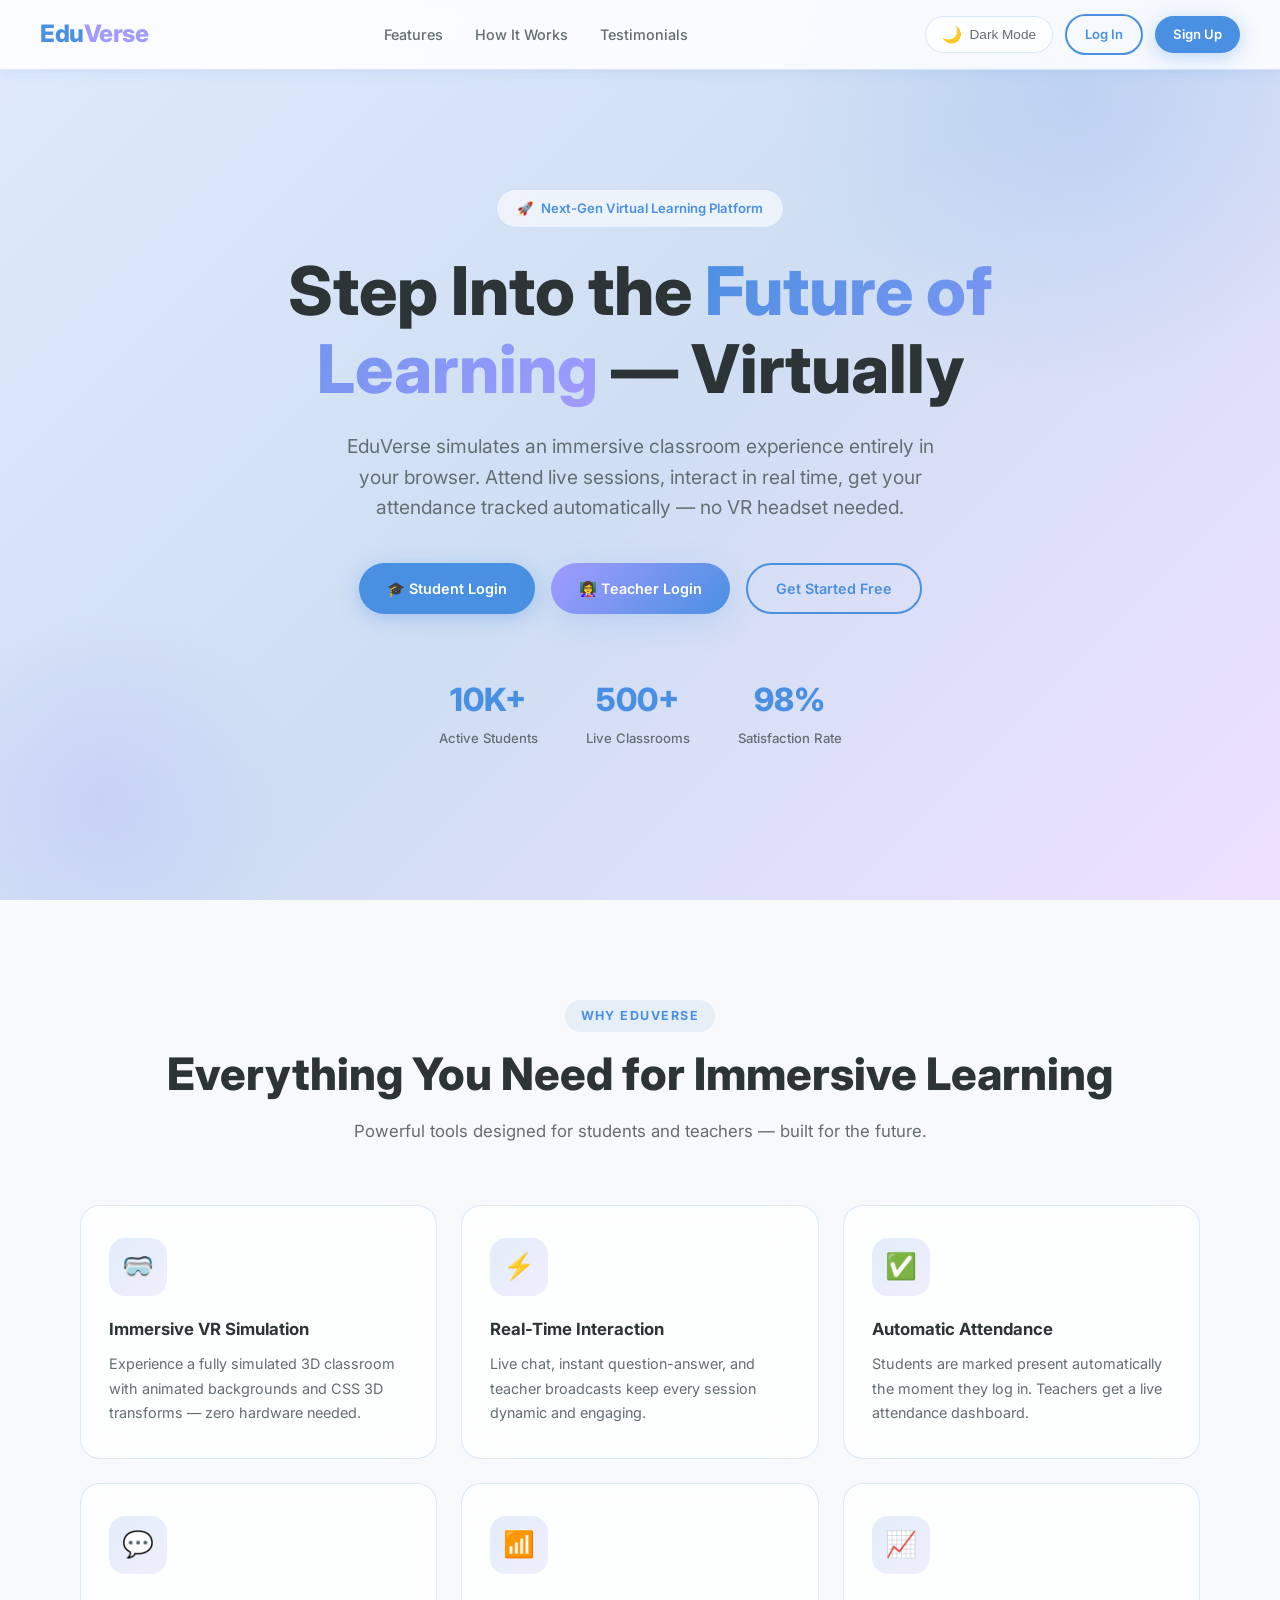
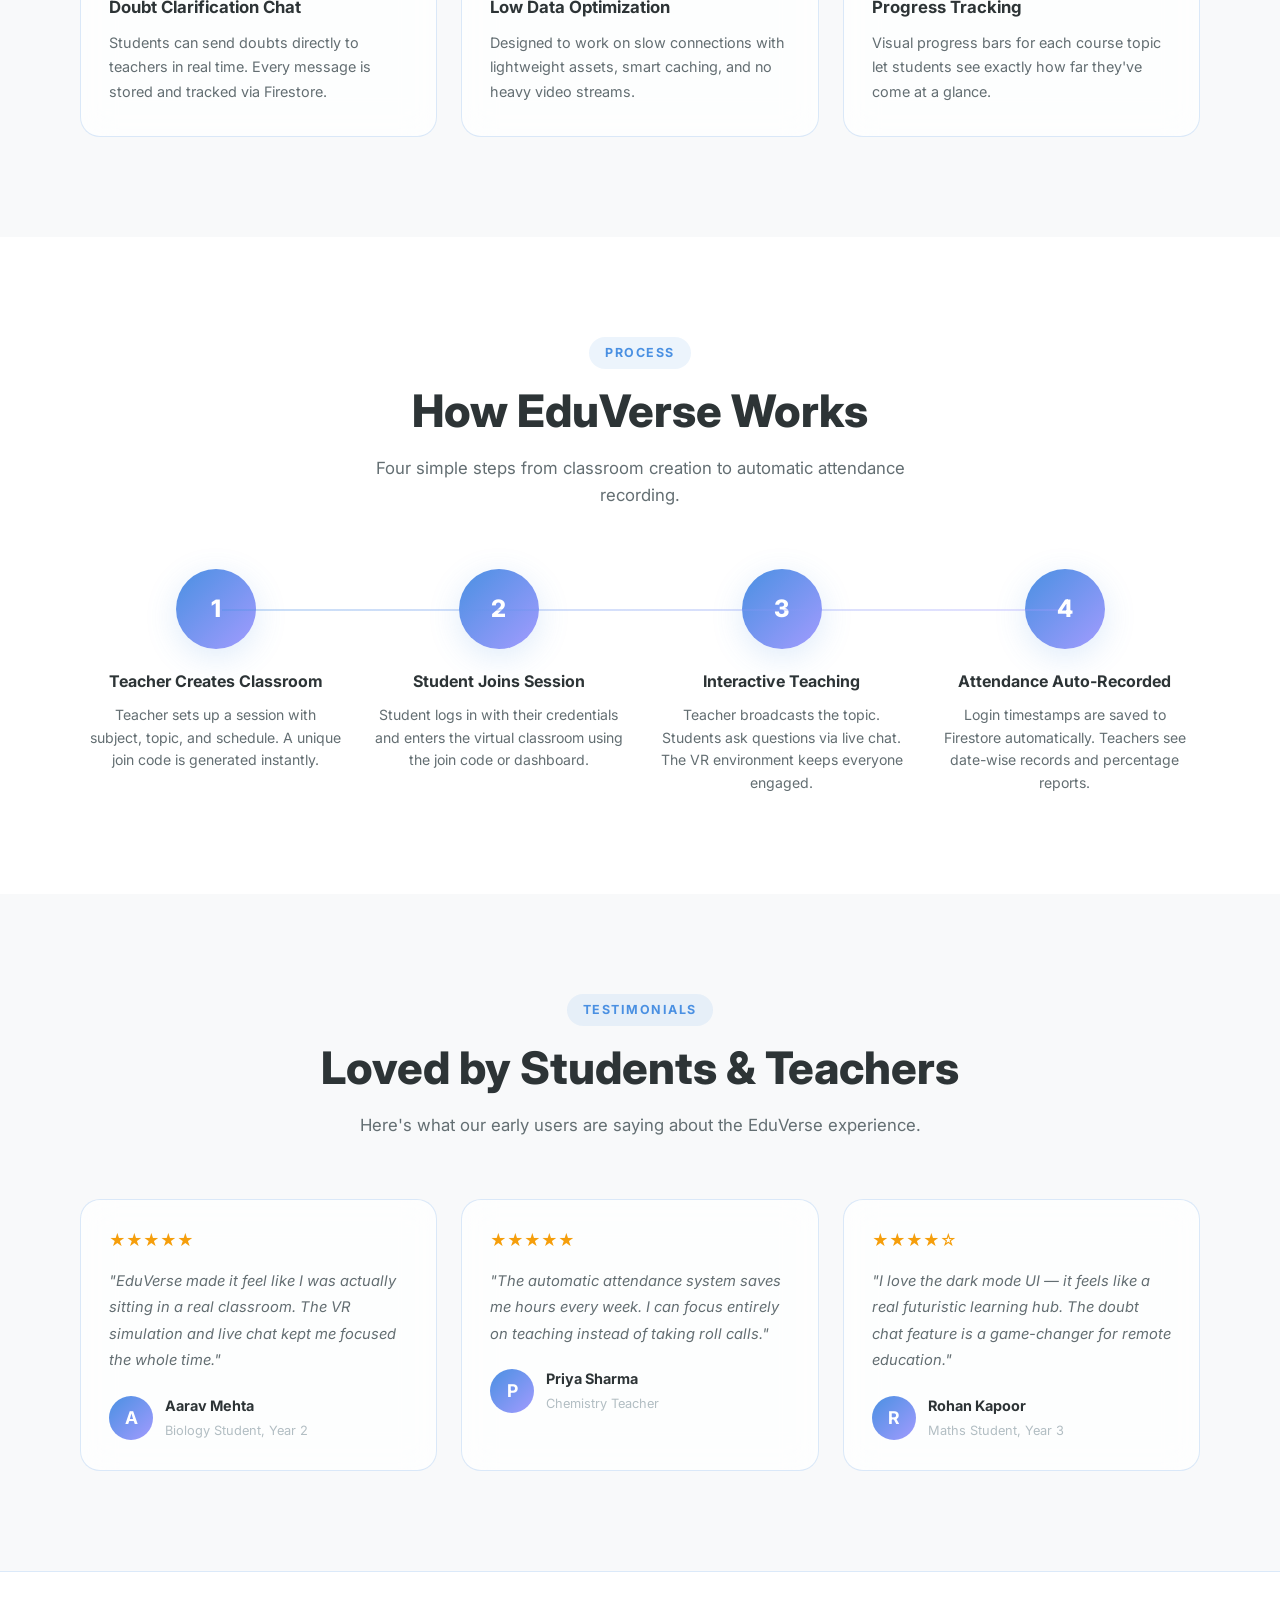
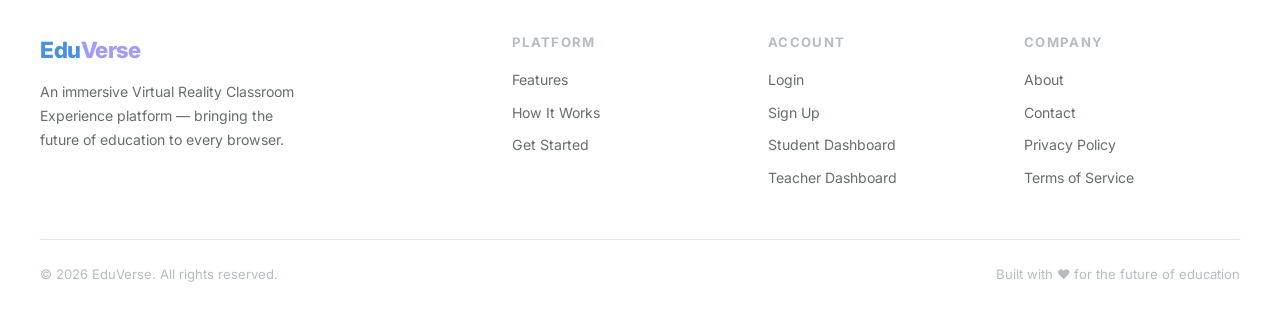
<file: index.html>
<!DOCTYPE html>
<html lang="en" data-theme="light">
<head>
  <meta charset="UTF-8" />
  <meta name="viewport" content="width=device-width, initial-scale=1.0" />
  <title>EduVerse — Step Into the Future of Learning</title>
  <meta name="description" content="EduVerse is an immersive Virtual Reality Classroom Experience platform. Attend live VR classes, track attendance, and interact with teachers — no headset required." />
  <link rel="stylesheet" href="css/styles.css" />
  <!-- Apply theme before page paint to prevent flash -->
  <script>
    (function(){var t=localStorage.getItem('eduverse-theme');if(t)document.documentElement.setAttribute('data-theme',t);})();
  </script>
</head>
<body>

<!-- ═══════════════════════════════════════════════════════ -->
<!--  NAVBAR                                                  -->
<!-- ═══════════════════════════════════════════════════════ -->
<nav class="navbar" id="navbar">
  <a href="index.html" class="navbar-logo">Edu<span>Verse</span></a>

  <ul class="navbar-links">
    <li><a href="#features">Features</a></li>
    <li><a href="#how-it-works">How It Works</a></li>
    <li><a href="#testimonials">Testimonials</a></li>
  </ul>

  <div class="navbar-actions">
    <!-- Theme Toggle -->
    <button class="theme-toggle" id="theme-toggle" aria-label="Toggle theme">
      <span class="icon">🌙</span>
      <span class="label">Dark Mode</span>
    </button>
    <a href="login.html" class="btn btn-secondary btn-sm">Log In</a>
    <a href="signup.html" class="btn btn-primary btn-sm">Sign Up</a>
  </div>

  <!-- Mobile hamburger -->
  <button class="hamburger" id="hamburger" aria-label="Menu">
    <span></span><span></span><span></span>
  </button>
</nav>

<!-- ═══════════════════════════════════════════════════════ -->
<!--  HERO SECTION                                             -->
<!-- ═══════════════════════════════════════════════════════ -->
<section class="hero" id="home">

  <!-- Neon star particles (visible in dark mode only) -->
  <div class="stars-bg" id="stars-bg" aria-hidden="true"></div>

  <div class="hero-content">
    <!-- Badge -->
    <div class="hero-badge">
      <span>🚀</span> Next-Gen Virtual Learning Platform
    </div>

    <!-- Heading -->
    <h1>
      Step Into the <span class="highlight">Future of Learning</span> —&nbsp;Virtually
    </h1>

    <!-- Subtext -->
    <p>
      EduVerse simulates an immersive classroom experience entirely in your browser.
      Attend live sessions, interact in real time, get your attendance tracked automatically —
      no VR headset needed.
    </p>

    <!-- CTA Buttons -->
    <div class="hero-buttons">
      <a href="login.html?role=student" class="btn btn-primary" id="hero-student-btn">
        🎓 Student Login
      </a>
      <a href="login.html?role=teacher" class="btn btn-accent" id="hero-teacher-btn">
        👩‍🏫 Teacher Login
      </a>
      <a href="signup.html" class="btn btn-secondary" id="hero-getstarted-btn">
        Get Started Free
      </a>
    </div>

    <!-- Stats Row -->
    <div class="hero-stats">
      <div class="hero-stat">
        <strong>10K+</strong>
        <span>Active Students</span>
      </div>
      <div class="hero-stat">
        <strong>500+</strong>
        <span>Live Classrooms</span>
      </div>
      <div class="hero-stat">
        <strong>98%</strong>
        <span>Satisfaction Rate</span>
      </div>
    </div>
  </div>
</section>

<!-- ═══════════════════════════════════════════════════════ -->
<!--  FEATURES SECTION                                         -->
<!-- ═══════════════════════════════════════════════════════ -->
<section id="features">
  <div class="section">
    <div class="section-header">
      <span class="section-tag">Why EduVerse</span>
      <h2 class="section-title">Everything You Need for Immersive Learning</h2>
      <p class="section-sub">Powerful tools designed for students and teachers — built for the future.</p>
    </div>

    <div class="features-grid">

      <!-- Card 1 -->
      <div class="feature-card reveal" id="feat-vr">
        <div class="feature-icon">🥽</div>
        <h3>Immersive VR Simulation</h3>
        <p>Experience a fully simulated 3D classroom with animated backgrounds and CSS 3D transforms — zero hardware needed.</p>
      </div>

      <!-- Card 2 -->
      <div class="feature-card reveal" id="feat-realtime">
        <div class="feature-icon">⚡</div>
        <h3>Real-Time Interaction</h3>
        <p>Live chat, instant question-answer, and teacher broadcasts keep every session dynamic and engaging.</p>
      </div>

      <!-- Card 3 -->
      <div class="feature-card reveal" id="feat-attendance">
        <div class="feature-icon">✅</div>
        <h3>Automatic Attendance</h3>
        <p>Students are marked present automatically the moment they log in. Teachers get a live attendance dashboard.</p>
      </div>

      <!-- Card 4 -->
      <div class="feature-card reveal" id="feat-doubt">
        <div class="feature-icon">💬</div>
        <h3>Doubt Clarification Chat</h3>
        <p>Students can send doubts directly to teachers in real time. Every message is stored and tracked via Firestore.</p>
      </div>

      <!-- Card 5 -->
      <div class="feature-card reveal" id="feat-data">
        <div class="feature-icon">📶</div>
        <h3>Low Data Optimization</h3>
        <p>Designed to work on slow connections with lightweight assets, smart caching, and no heavy video streams.</p>
      </div>

      <!-- Card 6 -->
      <div class="feature-card reveal" id="feat-progress">
        <div class="feature-icon">📈</div>
        <h3>Progress Tracking</h3>
        <p>Visual progress bars for each course topic let students see exactly how far they've come at a glance.</p>
      </div>

    </div>
  </div>
</section>

<!-- ═══════════════════════════════════════════════════════ -->
<!--  HOW IT WORKS SECTION                                     -->
<!-- ═══════════════════════════════════════════════════════ -->
<section class="how-it-works-bg" id="how-it-works">
  <div class="section-header" style="max-width:1100px;margin:0 auto 60px;padding:0 40px;">
    <span class="section-tag">Process</span>
    <h2 class="section-title">How EduVerse Works</h2>
    <p class="section-sub">Four simple steps from classroom creation to automatic attendance recording.</p>
  </div>

  <div class="steps-grid">

    <div class="step-card reveal" id="step-1">
      <div class="step-number">1</div>
      <h3>Teacher Creates Classroom</h3>
      <p>Teacher sets up a session with subject, topic, and schedule. A unique join code is generated instantly.</p>
    </div>

    <div class="step-card reveal" id="step-2">
      <div class="step-number">2</div>
      <h3>Student Joins Session</h3>
      <p>Student logs in with their credentials and enters the virtual classroom using the join code or dashboard.</p>
    </div>

    <div class="step-card reveal" id="step-3">
      <div class="step-number">3</div>
      <h3>Interactive Teaching</h3>
      <p>Teacher broadcasts the topic. Students ask questions via live chat. The VR environment keeps everyone engaged.</p>
    </div>

    <div class="step-card reveal" id="step-4">
      <div class="step-number">4</div>
      <h3>Attendance Auto-Recorded</h3>
      <p>Login timestamps are saved to Firestore automatically. Teachers see date-wise records and percentage reports.</p>
    </div>

  </div>
</section>

<!-- ═══════════════════════════════════════════════════════ -->
<!--  TESTIMONIALS                                             -->
<!-- ═══════════════════════════════════════════════════════ -->
<section id="testimonials">
  <div class="section">
    <div class="section-header">
      <span class="section-tag">Testimonials</span>
      <h2 class="section-title">Loved by Students &amp; Teachers</h2>
      <p class="section-sub">Here's what our early users are saying about the EduVerse experience.</p>
    </div>

    <div class="testimonials-grid">

      <div class="testimonial-card reveal" id="testi-1">
        <div class="testimonial-stars">★★★★★</div>
        <p>"EduVerse made it feel like I was actually sitting in a real classroom. The VR simulation and live chat kept me focused the whole time."</p>
        <div class="testimonial-author">
          <div class="avatar">A</div>
          <div>
            <strong>Aarav Mehta</strong>
            <span>Biology Student, Year 2</span>
          </div>
        </div>
      </div>

      <div class="testimonial-card reveal" id="testi-2">
        <div class="testimonial-stars">★★★★★</div>
        <p>"The automatic attendance system saves me hours every week. I can focus entirely on teaching instead of taking roll calls."</p>
        <div class="testimonial-author">
          <div class="avatar">P</div>
          <div>
            <strong>Priya Sharma</strong>
            <span>Chemistry Teacher</span>
          </div>
        </div>
      </div>

      <div class="testimonial-card reveal" id="testi-3">
        <div class="testimonial-stars">★★★★☆</div>
        <p>"I love the dark mode UI — it feels like a real futuristic learning hub. The doubt chat feature is a game-changer for remote education."</p>
        <div class="testimonial-author">
          <div class="avatar">R</div>
          <div>
            <strong>Rohan Kapoor</strong>
            <span>Maths Student, Year 3</span>
          </div>
        </div>
      </div>

    </div>
  </div>
</section>

<!-- ═══════════════════════════════════════════════════════ -->
<!--  FOOTER                                                   -->
<!-- ═══════════════════════════════════════════════════════ -->
<footer id="footer">
  <div class="footer-grid">
    <div class="footer-brand">
      <div class="navbar-logo" style="font-size:1.4rem">Edu<span>Verse</span></div>
      <p>An immersive Virtual Reality Classroom Experience platform — bringing the future of education to every browser.</p>
    </div>
    <div class="footer-col">
      <h4>Platform</h4>
      <a href="#features">Features</a>
      <a href="#how-it-works">How It Works</a>
      <a href="signup.html">Get Started</a>
    </div>
    <div class="footer-col">
      <h4>Account</h4>
      <a href="login.html">Login</a>
      <a href="signup.html">Sign Up</a>
      <a href="student-dashboard.html">Student Dashboard</a>
      <a href="teacher-dashboard.html">Teacher Dashboard</a>
    </div>
    <div class="footer-col">
      <h4>Company</h4>
      <a href="#">About</a>
      <a href="#">Contact</a>
      <a href="#">Privacy Policy</a>
      <a href="#">Terms of Service</a>
    </div>
  </div>
  <div class="footer-bottom">
    <span>© 2026 EduVerse. All rights reserved.</span>
    <span>Built with ❤️ for the future of education</span>
  </div>
</footer>

<!-- ═══════════════════════════════════════════════════════ -->
<!--  SCRIPTS                                                  -->
<!-- ═══════════════════════════════════════════════════════ -->

<!-- Theme JS (no Firebase dependency) -->
<script src="js/theme.js"></script>

<!-- Landing page scripts -->
<script>
  // ── Generate star particles for dark mode ─────────────────
  (function () {
    var bg = document.getElementById('stars-bg');
    if (!bg) return;
    for (var i = 0; i < 120; i++) {
      var star = document.createElement('div');
      star.className = 'star';
      star.style.cssText = [
        'top:'              + Math.random() * 100 + '%',
        'left:'             + Math.random() * 100 + '%',
        'animation-delay:'  + Math.random() * 4    + 's',
        'animation-duration:' + (2 + Math.random() * 3) + 's',
        'opacity:'          + Math.random()
      ].join(';');
      bg.appendChild(star);
    }
  })();

  // ── Scroll-reveal for landing sections ───────────────────
  (function () {
    if (!('IntersectionObserver' in window)) {
      document.querySelectorAll('.reveal').forEach(function (el) { el.classList.add('visible'); });
      return;
    }
    var obs = new IntersectionObserver(function (entries) {
      entries.forEach(function (e) {
        if (e.isIntersecting) {
          e.target.classList.add('visible');
          obs.unobserve(e.target);
        }
      });
    }, { threshold: 0.12 });
    document.querySelectorAll('.reveal').forEach(function (el) { obs.observe(el); });
  })();

  // ── Navbar scroll effect ──────────────────────────────────
  window.addEventListener('scroll', function () {
    var nb = document.getElementById('navbar');
    if (nb) nb.style.boxShadow = window.scrollY > 20 ? 'var(--shadow-md)' : 'var(--shadow-sm)';
  });

  // ── Mobile nav hamburger ──────────────────────────────────
  document.getElementById('hamburger').addEventListener('click', function () {
    document.querySelector('.navbar-links').style.display =
      document.querySelector('.navbar-links').style.display === 'flex' ? 'none' : 'flex';
  });
</script>

</body>
</html>
</file>
<file: css/styles.css>
/* ============================================================
   styles.css — EduVerse Full Dual-Theme Stylesheet
   
   CONTENTS:
   1. Google Font Import
   2. CSS Variables (Light & Dark Themes)
   3. Global Reset & Base Styles
   4. Navbar
   5. Buttons
   6. Hero Section
   7. Features Section
   8. How It Works Section
   9. Testimonials
   10. Footer
   11. Auth Pages (Login / Signup)
   12. Dashboard Layout (Sidebar + Main)
   13. Profile & Attendance Circle
   14. VR Classroom Panel
   15. Chat UI
   16. Progress Bars
   17. Teacher Dashboard Panels
   18. Animations & Keyframes
   19. Responsive (Mobile)
   ============================================================ */

/* ─── 1. Google Font ─────────────────────────────────────── */
@import url('https://fonts.googleapis.com/css2?family=Inter:wght@300;400;500;600;700;800;900&family=Orbitron:wght@400;700;900&display=swap');

/* ─── 2. CSS VARIABLES ───────────────────────────────────── */

/* LIGHT THEME (default) */
:root,
[data-theme="light"] {
  --bg-primary:      #F8F9FA;
  --bg-secondary:    #FFFFFF;
  --bg-card:         rgba(255, 255, 255, 0.75);
  --bg-glass:        rgba(255, 255, 255, 0.6);
  --color-primary:   #4A90E2;
  --color-secondary: #A29BFE;
  --color-accent:    #55EFC4;
  --color-danger:    #FF7675;
  --text-primary:    #2D3436;
  --text-secondary:  #636E72;
  --text-muted:      #B2BEC3;
  --border-color:    rgba(74, 144, 226, 0.2);
  --shadow-sm:       0 2px 12px rgba(74, 144, 226, 0.12);
  --shadow-md:       0 8px 32px rgba(74, 144, 226, 0.18);
  --shadow-lg:       0 20px 60px rgba(74, 144, 226, 0.22);
  --hero-gradient:   linear-gradient(135deg, #e0eafc 0%, #cfdef3 50%, #eee1ff 100%);
  --card-blur:       blur(16px);
  --navbar-bg:       rgba(255, 255, 255, 0.85);
  --sidebar-bg:      #FFFFFF;
  --input-bg:        rgba(248, 249, 250, 0.9);
  --glow-primary:    none;
  --glow-accent:     none;
  --font-display:    'Inter', sans-serif;
  --transition:      all 0.3s cubic-bezier(0.4, 0, 0.2, 1);
}

/* DARK THEME (VR Neon) */
[data-theme="dark"] {
  --bg-primary:      #0F172A;
  --bg-secondary:    #1E293B;
  --bg-card:         rgba(30, 41, 59, 0.85);
  --bg-glass:        rgba(15, 23, 42, 0.7);
  --color-primary:   #00CFFF;
  --color-secondary: #8B5CF6;
  --color-accent:    #10B981;
  --color-danger:    #F87171;
  --text-primary:    #E2E8F0;
  --text-secondary:  #94A3B8;
  --text-muted:      #475569;
  --border-color:    rgba(0, 207, 255, 0.2);
  --shadow-sm:       0 2px 12px rgba(0, 207, 255, 0.1);
  --shadow-md:       0 8px 32px rgba(0, 207, 255, 0.15);
  --shadow-lg:       0 20px 60px rgba(139, 92, 246, 0.25);
  --hero-gradient:   linear-gradient(135deg, #0F172A 0%, #1a1040 50%, #0f2040 100%);
  --card-blur:       blur(20px);
  --navbar-bg:       rgba(15, 23, 42, 0.9);
  --sidebar-bg:      #1E293B;
  --input-bg:        rgba(30, 41, 59, 0.9);
  --glow-primary:    0 0 20px rgba(0, 207, 255, 0.4), 0 0 40px rgba(0, 207, 255, 0.1);
  --glow-accent:     0 0 20px rgba(139, 92, 246, 0.4), 0 0 40px rgba(139, 92, 246, 0.1);
  --font-display:    'Orbitron', sans-serif;
  --transition:      all 0.3s cubic-bezier(0.4, 0, 0.2, 1);
}

/* ─── 3. GLOBAL RESET ────────────────────────────────────── */
*, *::before, *::after {
  margin: 0;
  padding: 0;
  box-sizing: border-box;
}

html {
  scroll-behavior: smooth;
}

body {
  font-family: 'Inter', sans-serif;
  background-color: var(--bg-primary);
  color: var(--text-primary);
  line-height: 1.6;
  transition: background-color 0.4s ease, color 0.4s ease;
  min-height: 100vh;
  overflow-x: hidden;
}

a {
  text-decoration: none;
  color: inherit;
}

ul { list-style: none; }

img { max-width: 100%; display: block; }

/* ─── 4. NAVBAR ──────────────────────────────────────────── */
.navbar {
  position: fixed;
  top: 0; left: 0; right: 0;
  height: 70px;
  background: var(--navbar-bg);
  backdrop-filter: var(--card-blur);
  -webkit-backdrop-filter: var(--card-blur);
  border-bottom: 1px solid var(--border-color);
  display: flex;
  align-items: center;
  justify-content: space-between;
  padding: 0 40px;
  z-index: 1000;
  box-shadow: var(--shadow-sm);
  transition: var(--transition);
}

.navbar-logo {
  font-family: var(--font-display);
  font-size: 1.5rem;
  font-weight: 800;
  color: var(--color-primary);
  letter-spacing: -0.02em;
}

[data-theme="dark"] .navbar-logo {
  text-shadow: var(--glow-primary);
}

.navbar-logo span {
  color: var(--color-secondary);
}

.navbar-links {
  display: flex;
  align-items: center;
  gap: 32px;
}

.navbar-links a {
  font-size: 0.9rem;
  font-weight: 500;
  color: var(--text-secondary);
  transition: var(--transition);
  padding: 6px 0;
  border-bottom: 2px solid transparent;
}

.navbar-links a:hover {
  color: var(--color-primary);
  border-bottom-color: var(--color-primary);
}

.navbar-actions {
  display: flex;
  align-items: center;
  gap: 12px;
}

/* Theme Toggle Button */
.theme-toggle {
  background: var(--bg-card);
  border: 1px solid var(--border-color);
  border-radius: 50px;
  padding: 8px 16px;
  display: flex;
  align-items: center;
  gap: 8px;
  cursor: pointer;
  font-size: 0.85rem;
  font-weight: 500;
  color: var(--text-secondary);
  transition: var(--transition);
  white-space: nowrap;
}

.theme-toggle:hover {
  background: var(--color-primary);
  color: #fff;
  box-shadow: var(--shadow-sm);
}

.theme-toggle .icon { font-size: 1rem; }

/* Mobile hamburger */
.hamburger {
  display: none;
  flex-direction: column;
  gap: 5px;
  cursor: pointer;
  background: none;
  border: none;
}

.hamburger span {
  display: block;
  width: 24px;
  height: 2px;
  background: var(--text-primary);
  border-radius: 2px;
  transition: var(--transition);
}

/* ─── 5. BUTTONS ─────────────────────────────────────────── */
.btn {
  display: inline-flex;
  align-items: center;
  gap: 8px;
  padding: 12px 28px;
  border-radius: 50px;
  font-size: 0.9rem;
  font-weight: 600;
  cursor: pointer;
  border: none;
  transition: var(--transition);
  text-align: center;
  white-space: nowrap;
}

.btn-primary {
  background: var(--color-primary);
  color: #fff;
  box-shadow: 0 4px 20px rgba(74, 144, 226, 0.35);
}

.btn-primary:hover {
  transform: translateY(-2px);
  box-shadow: 0 8px 30px rgba(74, 144, 226, 0.5);
  filter: brightness(1.1);
}

[data-theme="dark"] .btn-primary {
  box-shadow: var(--glow-primary);
}

[data-theme="dark"] .btn-primary:hover {
  box-shadow: 0 0 30px rgba(0, 207, 255, 0.6), 0 8px 40px rgba(0, 207, 255, 0.2);
}

.btn-secondary {
  background: transparent;
  color: var(--color-primary);
  border: 2px solid var(--color-primary);
}

.btn-secondary:hover {
  background: var(--color-primary);
  color: #fff;
  transform: translateY(-2px);
}

.btn-accent {
  background: linear-gradient(135deg, var(--color-secondary), var(--color-primary));
  color: #fff;
  box-shadow: var(--shadow-md);
}

.btn-accent:hover {
  transform: translateY(-2px);
  box-shadow: var(--shadow-lg);
  filter: brightness(1.1);
}

.btn-sm {
  padding: 8px 18px;
  font-size: 0.82rem;
}

.btn-danger {
  background: var(--color-danger);
  color: #fff;
}

.btn-success {
  background: var(--color-accent);
  color: var(--text-primary);
}

/* Full-width button */
.btn-full { width: 100%; justify-content: center; border-radius: 12px; padding: 14px; }

/* ─── 6. HERO SECTION ────────────────────────────────────── */
.hero {
  min-height: 100vh;
  display: flex;
  align-items: center;
  justify-content: center;
  padding: 100px 40px 60px;
  background: var(--hero-gradient);
  position: relative;
  overflow: hidden;
  text-align: center;
}

/* Animated orbs in hero */
.hero::before,
.hero::after {
  content: '';
  position: absolute;
  border-radius: 50%;
  animation: floatOrb 8s ease-in-out infinite;
}

.hero::before {
  width: 600px; height: 600px;
  background: radial-gradient(circle, rgba(74,144,226,0.15) 0%, transparent 70%);
  top: -200px; right: -100px;
  animation-delay: 0s;
}

.hero::after {
  width: 400px; height: 400px;
  background: radial-gradient(circle, rgba(162,155,254,0.2) 0%, transparent 70%);
  bottom: -100px; left: -100px;
  animation-delay: 4s;
}

[data-theme="dark"] .hero::before {
  background: radial-gradient(circle, rgba(0,207,255,0.12) 0%, transparent 70%);
}

[data-theme="dark"] .hero::after {
  background: radial-gradient(circle, rgba(139,92,246,0.15) 0%, transparent 70%);
}

.hero-content {
  position: relative;
  z-index: 1;
  max-width: 820px;
}

.hero-badge {
  display: inline-flex;
  align-items: center;
  gap: 8px;
  background: var(--bg-glass);
  backdrop-filter: var(--card-blur);
  border: 1px solid var(--border-color);
  border-radius: 50px;
  padding: 8px 20px;
  font-size: 0.82rem;
  font-weight: 600;
  color: var(--color-primary);
  margin-bottom: 24px;
  animation: fadeInDown 0.8s ease;
}

[data-theme="dark"] .hero-badge {
  text-shadow: var(--glow-primary);
  border-color: rgba(0, 207, 255, 0.3);
}

.hero h1 {
  font-family: var(--font-display);
  font-size: clamp(2.4rem, 6vw, 4.2rem);
  font-weight: 800;
  line-height: 1.15;
  color: var(--text-primary);
  margin-bottom: 24px;
  animation: fadeInUp 0.9s ease 0.1s both;
}

.hero h1 .highlight {
  background: linear-gradient(135deg, var(--color-primary), var(--color-secondary));
  -webkit-background-clip: text;
  -webkit-text-fill-color: transparent;
  background-clip: text;
}

[data-theme="dark"] .hero h1 .highlight {
  background: linear-gradient(135deg, #00CFFF, #8B5CF6);
  -webkit-background-clip: text;
  background-clip: text;
}

.hero p {
  font-size: clamp(1rem, 2vw, 1.2rem);
  color: var(--text-secondary);
  margin-bottom: 40px;
  max-width: 600px;
  margin-left: auto;
  margin-right: auto;
  animation: fadeInUp 0.9s ease 0.2s both;
}

.hero-buttons {
  display: flex;
  gap: 16px;
  justify-content: center;
  flex-wrap: wrap;
  animation: fadeInUp 0.9s ease 0.3s both;
}

/* Stats row */
.hero-stats {
  display: flex;
  gap: 48px;
  justify-content: center;
  margin-top: 60px;
  animation: fadeInUp 0.9s ease 0.5s both;
}

.hero-stat {
  text-align: center;
}

.hero-stat strong {
  display: block;
  font-size: 2rem;
  font-weight: 800;
  color: var(--color-primary);
}

[data-theme="dark"] .hero-stat strong {
  text-shadow: var(--glow-primary);
}

.hero-stat span {
  font-size: 0.82rem;
  color: var(--text-secondary);
  font-weight: 500;
}

/* Stars for dark mode */
.stars-bg {
  display: none;
  position: absolute;
  inset: 0;
  overflow: hidden;
}

[data-theme="dark"] .stars-bg { display: block; }

.star {
  position: absolute;
  width: 2px; height: 2px;
  background: #fff;
  border-radius: 50%;
  animation: twinkle 3s ease-in-out infinite;
}

/* ─── 7. FEATURES SECTION ────────────────────────────────── */
.section {
  padding: 100px 40px;
  max-width: 1200px;
  margin: 0 auto;
}

.section-header {
  text-align: center;
  margin-bottom: 60px;
}

.section-tag {
  display: inline-block;
  font-size: 0.78rem;
  font-weight: 700;
  letter-spacing: 0.12em;
  text-transform: uppercase;
  color: var(--color-primary);
  background: rgba(74, 144, 226, 0.1);
  padding: 6px 16px;
  border-radius: 50px;
  margin-bottom: 16px;
}

[data-theme="dark"] .section-tag {
  background: rgba(0, 207, 255, 0.1);
  border: 1px solid rgba(0, 207, 255, 0.2);
}

.section-title {
  font-family: var(--font-display);
  font-size: clamp(1.8rem, 4vw, 2.8rem);
  font-weight: 800;
  color: var(--text-primary);
  margin-bottom: 16px;
  line-height: 1.2;
}

.section-sub {
  color: var(--text-secondary);
  font-size: 1.05rem;
  max-width: 580px;
  margin: 0 auto;
}

/* Feature Cards Grid */
.features-grid {
  display: grid;
  grid-template-columns: repeat(auto-fit, minmax(280px, 1fr));
  gap: 24px;
}

.feature-card {
  background: var(--bg-card);
  backdrop-filter: var(--card-blur);
  -webkit-backdrop-filter: var(--card-blur);
  border: 1px solid var(--border-color);
  border-radius: 20px;
  padding: 32px 28px;
  transition: var(--transition);
  cursor: default;
  position: relative;
  overflow: hidden;
}

.feature-card::before {
  content: '';
  position: absolute;
  top: 0; left: 0; right: 0;
  height: 3px;
  background: linear-gradient(90deg, var(--color-primary), var(--color-secondary));
  opacity: 0;
  transition: var(--transition);
}

.feature-card:hover {
  transform: translateY(-6px);
  box-shadow: var(--shadow-md);
  border-color: var(--color-primary);
}

.feature-card:hover::before { opacity: 1; }

[data-theme="dark"] .feature-card:hover {
  box-shadow: var(--glow-accent);
}

.feature-icon {
  width: 58px; height: 58px;
  border-radius: 16px;
  background: linear-gradient(135deg, rgba(74,144,226,0.15), rgba(162,155,254,0.15));
  display: flex; align-items: center; justify-content: center;
  font-size: 1.6rem;
  margin-bottom: 20px;
  transition: var(--transition);
}

[data-theme="dark"] .feature-icon {
  background: linear-gradient(135deg, rgba(0,207,255,0.1), rgba(139,92,246,0.1));
  border: 1px solid rgba(0,207,255,0.15);
}

.feature-card:hover .feature-icon {
  transform: scale(1.1);
  background: linear-gradient(135deg, var(--color-primary), var(--color-secondary));
}

.feature-card h3 {
  font-size: 1.05rem;
  font-weight: 700;
  color: var(--text-primary);
  margin-bottom: 10px;
}

.feature-card p {
  font-size: 0.9rem;
  color: var(--text-secondary);
  line-height: 1.7;
}

/* ─── 8. HOW IT WORKS ────────────────────────────────────── */
.how-it-works-bg {
  background: var(--bg-secondary);
  padding: 100px 40px;
}

.steps-grid {
  display: grid;
  grid-template-columns: repeat(auto-fit, minmax(220px, 1fr));
  gap: 32px;
  max-width: 1100px;
  margin: 0 auto;
  position: relative;
}

/* Connector line between steps */
.steps-grid::after {
  content: '';
  position: absolute;
  top: 40px; left: 12%; right: 12%;
  height: 2px;
  background: linear-gradient(90deg, var(--color-primary), var(--color-secondary));
  opacity: 0.3;
  pointer-events: none;
}

.step-card {
  text-align: center;
  position: relative;
}

.step-number {
  width: 80px; height: 80px;
  border-radius: 50%;
  background: linear-gradient(135deg, var(--color-primary), var(--color-secondary));
  color: #fff;
  font-size: 1.5rem;
  font-weight: 800;
  display: flex; align-items: center; justify-content: center;
  margin: 0 auto 20px;
  box-shadow: var(--shadow-md);
  position: relative;
  z-index: 1;
}

[data-theme="dark"] .step-number {
  box-shadow: var(--glow-primary);
}

.step-card h3 {
  font-size: 1rem;
  font-weight: 700;
  color: var(--text-primary);
  margin-bottom: 10px;
}

.step-card p {
  font-size: 0.88rem;
  color: var(--text-secondary);
}

/* ─── 9. TESTIMONIALS ────────────────────────────────────── */
.testimonials-grid {
  display: grid;
  grid-template-columns: repeat(auto-fit, minmax(280px, 1fr));
  gap: 24px;
}

.testimonial-card {
  background: var(--bg-card);
  backdrop-filter: var(--card-blur);
  border: 1px solid var(--border-color);
  border-radius: 20px;
  padding: 28px;
  transition: var(--transition);
}

.testimonial-card:hover {
  transform: translateY(-4px);
  box-shadow: var(--shadow-md);
}

.testimonial-stars { font-size: 1rem; margin-bottom: 14px; color: #F59E0B; }

.testimonial-card p {
  font-size: 0.92rem;
  color: var(--text-secondary);
  line-height: 1.8;
  font-style: italic;
  margin-bottom: 20px;
}

.testimonial-author {
  display: flex;
  align-items: center;
  gap: 12px;
}

.avatar {
  width: 44px; height: 44px;
  border-radius: 50%;
  background: linear-gradient(135deg, var(--color-primary), var(--color-secondary));
  display: flex; align-items: center; justify-content: center;
  font-size: 1.1rem;
  font-weight: 700;
  color: #fff;
  flex-shrink: 0;
}

.testimonial-author div strong { display: block; font-size: 0.9rem; color: var(--text-primary); }
.testimonial-author div span { font-size: 0.8rem; color: var(--text-muted); }

/* ─── 10. FOOTER ─────────────────────────────────────────── */
footer {
  background: var(--bg-secondary);
  border-top: 1px solid var(--border-color);
  padding: 60px 40px 30px;
}

.footer-grid {
  display: grid;
  grid-template-columns: 2fr 1fr 1fr 1fr;
  gap: 40px;
  max-width: 1200px;
  margin: 0 auto 40px;
}

.footer-brand p {
  font-size: 0.88rem;
  color: var(--text-secondary);
  margin-top: 12px;
  line-height: 1.7;
  max-width: 260px;
}

.footer-col h4 {
  font-size: 0.82rem;
  font-weight: 700;
  letter-spacing: 0.1em;
  text-transform: uppercase;
  color: var(--text-muted);
  margin-bottom: 16px;
}

.footer-col a {
  display: block;
  font-size: 0.88rem;
  color: var(--text-secondary);
  margin-bottom: 10px;
  transition: var(--transition);
}

.footer-col a:hover { color: var(--color-primary); padding-left: 4px; }

.footer-bottom {
  max-width: 1200px;
  margin: 0 auto;
  padding-top: 24px;
  border-top: 1px solid var(--border-color);
  display: flex;
  justify-content: space-between;
  align-items: center;
  font-size: 0.82rem;
  color: var(--text-muted);
}

/* ─── 11. AUTH PAGES ─────────────────────────────────────── */
.auth-page {
  min-height: 100vh;
  display: flex;
  align-items: center;
  justify-content: center;
  padding: 100px 20px 40px;
  background: var(--hero-gradient);
  position: relative;
  overflow: hidden;
}

.auth-page::before {
  content: '';
  position: absolute;
  width: 800px; height: 800px;
  border-radius: 50%;
  background: radial-gradient(circle, rgba(74,144,226,0.08) 0%, transparent 70%);
  top: -300px; right: -200px;
}

[data-theme="dark"] .auth-page::before {
  background: radial-gradient(circle, rgba(0,207,255,0.06) 0%, transparent 70%);
}

.auth-card {
  background: var(--bg-card);
  backdrop-filter: var(--card-blur);
  -webkit-backdrop-filter: var(--card-blur);
  border: 1px solid var(--border-color);
  border-radius: 24px;
  padding: 48px 40px;
  width: 100%;
  max-width: 480px;
  box-shadow: var(--shadow-lg);
  position: relative;
  z-index: 1;
  animation: zoomIn 0.5s ease;
}

.auth-logo {
  text-align: center;
  font-family: var(--font-display);
  font-size: 1.8rem;
  font-weight: 800;
  color: var(--color-primary);
  margin-bottom: 8px;
}

.auth-logo span { color: var(--color-secondary); }
[data-theme="dark"] .auth-logo { text-shadow: var(--glow-primary); }

.auth-subtitle {
  text-align: center;
  color: var(--text-secondary);
  font-size: 0.9rem;
  margin-bottom: 32px;
}

/* Role Tabs */
.role-tabs {
  display: flex;
  background: var(--bg-primary);
  border-radius: 12px;
  padding: 4px;
  margin-bottom: 28px;
  border: 1px solid var(--border-color);
}

.role-tab {
  flex: 1;
  padding: 10px;
  border-radius: 10px;
  border: none;
  background: none;
  font-size: 0.88rem;
  font-weight: 600;
  color: var(--text-secondary);
  cursor: pointer;
  transition: var(--transition);
  display: flex;
  align-items: center;
  justify-content: center;
  gap: 6px;
}

.role-tab.active {
  background: var(--color-primary);
  color: #fff;
  box-shadow: var(--shadow-sm);
}

[data-theme="dark"] .role-tab.active {
  box-shadow: var(--glow-primary);
}

/* Form Inputs */
.form-group {
  margin-bottom: 18px;
}

.form-group label {
  display: block;
  font-size: 0.82rem;
  font-weight: 600;
  color: var(--text-secondary);
  margin-bottom: 8px;
  letter-spacing: 0.02em;
}

.form-group input,
.form-group select,
.form-group textarea {
  width: 100%;
  padding: 13px 16px;
  border-radius: 12px;
  border: 1.5px solid var(--border-color);
  background: var(--input-bg);
  color: var(--text-primary);
  font-size: 0.9rem;
  font-family: 'Inter', sans-serif;
  transition: var(--transition);
  outline: none;
}

.form-group input:focus,
.form-group select:focus,
.form-group textarea:focus {
  border-color: var(--color-primary);
  box-shadow: 0 0 0 4px rgba(74,144,226,0.12);
}

[data-theme="dark"] .form-group input:focus,
[data-theme="dark"] .form-group select:focus {
  box-shadow: 0 0 0 4px rgba(0,207,255,0.1), var(--glow-primary);
}

.form-group select option { background: var(--bg-secondary); }

.form-row {
  display: grid;
  grid-template-columns: 1fr 1fr;
  gap: 16px;
}

/* Error message */
.form-error {
  display: none;
  color: var(--color-danger);
  font-size: 0.82rem;
  margin-top: 6px;
  padding: 8px 12px;
  border-radius: 8px;
  background: rgba(255,118,117,0.08);
  border: 1px solid rgba(255,118,117,0.2);
}

.form-error.show { display: block; animation: fadeIn 0.3s ease; }

.auth-switch {
  text-align: center;
  margin-top: 20px;
  font-size: 0.88rem;
  color: var(--text-secondary);
}

.auth-switch a { color: var(--color-primary); font-weight: 600; }

/* ─── 12. DASHBOARD LAYOUT ───────────────────────────────── */
.dashboard-page {
  display: flex;
  min-height: 100vh;
  background: var(--bg-primary);
  padding-top: 70px; /* navbar offset */
}

/* Sidebar */
.sidebar {
  width: 260px;
  min-height: calc(100vh - 70px);
  background: var(--sidebar-bg);
  border-right: 1px solid var(--border-color);
  display: flex;
  flex-direction: column;
  padding: 24px 16px;
  position: fixed;
  top: 70px; left: 0;
  overflow-y: auto;
  transition: var(--transition);
  z-index: 100;
}

[data-theme="dark"] .sidebar {
  box-shadow: inset -1px 0 0 rgba(0,207,255,0.1);
}

.sidebar-user {
  display: flex;
  align-items: center;
  gap: 12px;
  padding: 16px;
  background: var(--bg-primary);
  border-radius: 16px;
  margin-bottom: 24px;
  border: 1px solid var(--border-color);
}

.sidebar-avatar {
  width: 44px; height: 44px;
  border-radius: 12px;
  background: linear-gradient(135deg, var(--color-primary), var(--color-secondary));
  display: flex; align-items: center; justify-content: center;
  font-size: 1.2rem; font-weight: 700; color: #fff;
  flex-shrink: 0;
}

.sidebar-user strong { display: block; font-size: 0.9rem; color: var(--text-primary); }
.sidebar-user span { font-size: 0.75rem; color: var(--text-muted); }

.sidebar-section-label {
  font-size: 0.72rem;
  font-weight: 700;
  letter-spacing: 0.12em;
  text-transform: uppercase;
  color: var(--text-muted);
  padding: 0 12px;
  margin-bottom: 8px;
  margin-top: 16px;
}

.nav-item {
  display: flex;
  align-items: center;
  gap: 12px;
  padding: 12px 16px;
  border-radius: 12px;
  font-size: 0.88rem;
  font-weight: 500;
  color: var(--text-secondary);
  cursor: pointer;
  transition: var(--transition);
  border: 1px solid transparent;
  margin-bottom: 4px;
}

.nav-item:hover {
  background: var(--bg-primary);
  color: var(--color-primary);
  border-color: var(--border-color);
}

.nav-item.active {
  background: linear-gradient(135deg, rgba(74,144,226,0.12), rgba(162,155,254,0.12));
  color: var(--color-primary);
  border-color: rgba(74,144,226,0.2);
  font-weight: 600;
}

[data-theme="dark"] .nav-item.active {
  background: linear-gradient(135deg, rgba(0,207,255,0.1), rgba(139,92,246,0.1));
  border-color: rgba(0,207,255,0.2);
  box-shadow: inset 0 0 20px rgba(0,207,255,0.05);
}

.nav-item .nav-icon { font-size: 1.1rem; width: 20px; text-align: center; }

.sidebar-logout {
  margin-top: auto;
  padding-top: 16px;
  border-top: 1px solid var(--border-color);
}

/* Main Content Area */
.main-content {
  margin-left: 260px;
  flex: 1;
  padding: 32px;
  min-height: calc(100vh - 70px);
  transition: var(--transition);
}

/* Dashboard Panel (each view) */
.panel {
  display: none;
  animation: fadeInUp 0.4s ease;
}

.panel.active { display: block; }

.panel-title {
  font-family: var(--font-display);
  font-size: 1.5rem;
  font-weight: 700;
  color: var(--text-primary);
  margin-bottom: 4px;
}

[data-theme="dark"] .panel-title { text-shadow: var(--glow-primary); }

.panel-subtitle {
  font-size: 0.88rem;
  color: var(--text-secondary);
  margin-bottom: 28px;
}

/* Info Cards Row */
.info-cards {
  display: grid;
  grid-template-columns: repeat(auto-fit, minmax(180px, 1fr));
  gap: 20px;
  margin-bottom: 28px;
}

.info-card {
  background: var(--bg-card);
  border: 1px solid var(--border-color);
  border-radius: 16px;
  padding: 20px 22px;
  transition: var(--transition);
}

.info-card:hover { transform: translateY(-3px); box-shadow: var(--shadow-sm); }

.info-card-label {
  font-size: 0.78rem;
  font-weight: 600;
  letter-spacing: 0.08em;
  text-transform: uppercase;
  color: var(--text-muted);
  margin-bottom: 8px;
}

.info-card-value {
  font-size: 1.8rem;
  font-weight: 800;
  color: var(--color-primary);
  line-height: 1;
  margin-bottom: 4px;
}

[data-theme="dark"] .info-card-value { text-shadow: var(--glow-primary); }

.info-card-sub { font-size: 0.78rem; color: var(--text-muted); }

/* ─── 13. PROFILE & ATTENDANCE CIRCLE ────────────────────── */
.profile-section {
  display: grid;
  grid-template-columns: auto 1fr;
  gap: 28px;
  background: var(--bg-card);
  border: 1px solid var(--border-color);
  border-radius: 20px;
  padding: 28px;
  margin-bottom: 24px;
  align-items: center;
}

.attendance-circle-wrap {
  text-align: center;
}

/* SVG Progress Circle */
.attendance-ring { transform: rotate(-90deg); }

.attendance-ring .ring-bg {
  fill: none;
  stroke: var(--border-color);
  stroke-width: 8;
}

.attendance-ring .ring-fill {
  fill: none;
  stroke: var(--color-primary);
  stroke-width: 8;
  stroke-linecap: round;
  stroke-dasharray: 251;
  stroke-dashoffset: 251;
  transition: stroke-dashoffset 1.2s cubic-bezier(0.4, 0, 0.2, 1);
}

[data-theme="dark"] .attendance-ring .ring-fill {
  filter: drop-shadow(0 0 6px var(--color-primary));
}

.circle-label {
  font-size: 0.78rem;
  font-weight: 600;
  text-transform: uppercase;
  letter-spacing: 0.08em;
  color: var(--text-muted);
  margin-top: 8px;
}

.profile-info h2 {
  font-size: 1.5rem;
  font-weight: 800;
  color: var(--text-primary);
  margin-bottom: 6px;
}

.profile-badge {
  display: inline-flex;
  align-items: center;
  gap: 6px;
  background: rgba(74,144,226,0.1);
  color: var(--color-primary);
  border: 1px solid rgba(74,144,226,0.2);
  border-radius: 50px;
  padding: 4px 14px;
  font-size: 0.8rem;
  font-weight: 600;
  margin-bottom: 14px;
}

.profile-meta {
  display: flex;
  gap: 20px;
  flex-wrap: wrap;
}

.profile-meta-item {
  display: flex;
  align-items: center;
  gap: 6px;
  font-size: 0.85rem;
  color: var(--text-secondary);
}

/* ─── 14. VR CLASSROOM ───────────────────────────────────── */
.vr-classroom {
  background: var(--bg-card);
  border: 1px solid var(--border-color);
  border-radius: 20px;
  overflow: hidden;
  margin-bottom: 24px;
}

.vr-header {
  padding: 16px 24px;
  background: linear-gradient(135deg, var(--color-primary), var(--color-secondary));
  display: flex;
  align-items: center;
  justify-content: space-between;
}

.vr-header h3 { color: #fff; font-size: 1rem; font-weight: 700; }

.live-badge {
  background: #EF4444;
  color: #fff;
  padding: 3px 10px;
  border-radius: 50px;
  font-size: 0.72rem;
  font-weight: 700;
  display: flex;
  align-items: center;
  gap: 5px;
  animation: pulse 1.5s ease-in-out infinite;
}

.live-dot {
  width: 7px; height: 7px;
  border-radius: 50%;
  background: #fff;
  animation: blink 1s ease-in-out infinite;
}

.vr-body {
  display: grid;
  grid-template-columns: 1fr 320px;
  min-height: 400px;
}

/* VR Room */
.vr-room {
  position: relative;
  background: #0a0e1a;
  overflow: hidden;
  min-height: 400px;
  display: flex;
  align-items: center;
  justify-content: center;
}

/* 3D grid floor effect */
.vr-room::before {
  content: '';
  position: absolute;
  bottom: 0; left: 0; right: 0;
  height: 50%;
  background:
    linear-gradient(rgba(0,207,255,0.06) 1px, transparent 1px),
    linear-gradient(90deg, rgba(0,207,255,0.06) 1px, transparent 1px);
  background-size: 40px 40px;
  transform: perspective(300px) rotateX(60deg);
  transform-origin: bottom;
}

.vr-room::after {
  content: '';
  position: absolute;
  inset: 0;
  background: radial-gradient(ellipse at 50% 30%, rgba(0,207,255,0.08) 0%, transparent 65%);
}

.vr-teacher-area {
  position: relative;
  z-index: 1;
  text-align: center;
}

.vr-video-placeholder {
  width: 280px; height: 180px;
  border-radius: 16px;
  border: 2px solid rgba(0,207,255,0.4);
  background: rgba(0,207,255,0.05);
  backdrop-filter: blur(4px);
  display: flex;
  flex-direction: column;
  align-items: center;
  justify-content: center;
  color: rgba(0,207,255,0.8);
  font-size: 0.85rem;
  margin: 0 auto 12px;
  box-shadow: 0 0 30px rgba(0,207,255,0.2);
  animation: glowPulse 3s ease-in-out infinite;
}

.vr-video-placeholder .teacher-icon { font-size: 3rem; margin-bottom: 8px; }

.vr-topic {
  color: rgba(0,207,255,0.9);
  font-size: 0.82rem;
  font-weight: 600;
  letter-spacing: 0.06em;
  text-shadow: 0 0 10px rgba(0,207,255,0.5);
}

[data-theme="light"] .vr-room {
  background: linear-gradient(135deg, #e8f4fd 0%, #ede9fe 100%);
}

[data-theme="light"] .vr-room::before {
  background:
    linear-gradient(rgba(74,144,226,0.08) 1px, transparent 1px),
    linear-gradient(90deg, rgba(74,144,226,0.08) 1px, transparent 1px);
  background-size: 40px 40px;
}

[data-theme="light"] .vr-video-placeholder {
  border-color: rgba(74,144,226,0.4);
  background: rgba(74,144,226,0.05);
  color: var(--color-primary);
  box-shadow: 0 0 30px rgba(74,144,226,0.15);
}

[data-theme="light"] .vr-topic { color: var(--color-primary); text-shadow: none; }

/* ─── 15. CHAT UI ────────────────────────────────────────── */
.chat-panel {
  border-left: 1px solid var(--border-color);
  display: flex;
  flex-direction: column;
  background: var(--bg-secondary);
}

.chat-header {
  padding: 14px 18px;
  border-bottom: 1px solid var(--border-color);
  font-size: 0.88rem;
  font-weight: 700;
  color: var(--text-primary);
  display: flex;
  align-items: center;
  gap: 8px;
}

.chat-messages {
  flex: 1;
  overflow-y: auto;
  padding: 16px;
  display: flex;
  flex-direction: column;
  gap: 12px;
  min-height: 250px;
  max-height: 340px;
}

.chat-msg {
  max-width: 80%;
  padding: 9px 14px;
  border-radius: 16px;
  font-size: 0.85rem;
  line-height: 1.5;
}

.chat-msg.sent {
  align-self: flex-end;
  background: var(--color-primary);
  color: #fff;
  border-bottom-right-radius: 4px;
}

.chat-msg.received {
  align-self: flex-start;
  background: var(--bg-card);
  border: 1px solid var(--border-color);
  color: var(--text-primary);
  border-bottom-left-radius: 4px;
}

.chat-msg .msg-time {
  font-size: 0.7rem;
  opacity: 0.6;
  margin-top: 4px;
}

.chat-input-row {
  padding: 12px 14px;
  border-top: 1px solid var(--border-color);
  display: flex;
  gap: 8px;
}

.chat-input-row input {
  flex: 1;
  padding: 10px 14px;
  border-radius: 50px;
  border: 1.5px solid var(--border-color);
  background: var(--input-bg);
  color: var(--text-primary);
  font-size: 0.85rem;
  font-family: 'Inter', sans-serif;
  outline: none;
  transition: var(--transition);
}

.chat-input-row input:focus { border-color: var(--color-primary); }

.send-btn {
  width: 40px; height: 40px;
  border-radius: 50%;
  border: none;
  background: var(--color-primary);
  color: #fff;
  cursor: pointer;
  display: flex; align-items: center; justify-content: center;
  font-size: 1rem;
  transition: var(--transition);
  flex-shrink: 0;
}

.send-btn:hover { transform: scale(1.1); filter: brightness(1.1); }

/* Standalone Chat Page */
.standalone-chat {
  background: var(--bg-card);
  border: 1px solid var(--border-color);
  border-radius: 20px;
  overflow: hidden;
}

.standalone-chat .chat-messages { max-height: 480px; }

/* ─── 16. PROGRESS BARS ──────────────────────────────────── */
.progress-list { display: flex; flex-direction: column; gap: 16px; }

.progress-item {
  background: var(--bg-card);
  border: 1px solid var(--border-color);
  border-radius: 14px;
  padding: 18px 20px;
  transition: var(--transition);
}

.progress-item:hover { transform: translateX(4px); box-shadow: var(--shadow-sm); }

.progress-top {
  display: flex;
  justify-content: space-between;
  align-items: center;
  margin-bottom: 10px;
}

.progress-name {
  font-size: 0.9rem;
  font-weight: 600;
  color: var(--text-primary);
}

.progress-pct {
  font-size: 0.82rem;
  font-weight: 700;
  color: var(--color-primary);
}

.progress-bar-track {
  width: 100%;
  height: 8px;
  background: var(--bg-primary);
  border-radius: 50px;
  overflow: hidden;
}

.progress-bar-fill {
  height: 100%;
  border-radius: 50px;
  background: linear-gradient(90deg, var(--color-primary), var(--color-secondary));
  transition: width 1.2s cubic-bezier(0.4, 0, 0.2, 1);
  position: relative;
  overflow: hidden;
}

.progress-bar-fill::after {
  content: '';
  position: absolute;
  top: 0; left: -100%;
  width: 50%;
  height: 100%;
  background: linear-gradient(90deg, transparent, rgba(255,255,255,0.4), transparent);
  animation: shimmer 2s infinite;
}

[data-theme="dark"] .progress-bar-fill {
  box-shadow: 0 0 8px rgba(0,207,255,0.4);
}

/* ─── 17. TEACHER DASHBOARD PANELS ───────────────────────── */

/* Tables */
.data-table {
  width: 100%;
  border-collapse: collapse;
  font-size: 0.88rem;
}

.data-table th {
  padding: 12px 16px;
  text-align: left;
  font-size: 0.78rem;
  font-weight: 700;
  letter-spacing: 0.08em;
  text-transform: uppercase;
  color: var(--text-muted);
  border-bottom: 1px solid var(--border-color);
  background: var(--bg-primary);
}

.data-table td {
  padding: 14px 16px;
  border-bottom: 1px solid var(--border-color);
  color: var(--text-secondary);
  transition: var(--transition);
}

.data-table tr:hover td { background: var(--bg-primary); }

.data-table tr:last-child td { border-bottom: none; }

.badge {
  display: inline-block;
  padding: 3px 10px;
  border-radius: 50px;
  font-size: 0.72rem;
  font-weight: 700;
}

.badge-success { background: rgba(16,185,129,0.12); color: #10B981; }
.badge-warning { background: rgba(245,158,11,0.12); color: #F59E0B; }
.badge-danger  { background: rgba(239,68,68,0.12);  color: #EF4444; }

/* Panel cards */
.panel-card {
  background: var(--bg-card);
  border: 1px solid var(--border-color);
  border-radius: 20px;
  padding: 28px;
  margin-bottom: 24px;
}

.panel-card h3 {
  font-size: 1.05rem;
  font-weight: 700;
  color: var(--text-primary);
  margin-bottom: 20px;
  padding-bottom: 14px;
  border-bottom: 1px solid var(--border-color);
  display: flex;
  align-items: center;
  gap: 10px;
}

/* Join Code */
.join-code-display {
  display: flex;
  align-items: center;
  gap: 16px;
  margin-top: 20px;
  padding: 20px;
  background: var(--bg-primary);
  border-radius: 14px;
  border: 2px dashed var(--border-color);
}

.join-code-value {
  font-family: 'Orbitron', monospace;
  font-size: 2rem;
  font-weight: 700;
  color: var(--color-primary);
  letter-spacing: 0.2em;
  flex: 1;
  text-align: center;
}

[data-theme="dark"] .join-code-value { text-shadow: var(--glow-primary); }

/* Syllabus list */
.syllabus-item {
  display: flex;
  align-items: center;
  gap: 12px;
  padding: 14px;
  border-radius: 12px;
  border: 1px solid var(--border-color);
  margin-bottom: 10px;
  transition: var(--transition);
  background: var(--bg-secondary);
}

.syllabus-item:hover { border-color: var(--color-primary); }

.syllabus-item.done { opacity: 0.6; }

.syllabus-check {
  width: 22px; height: 22px;
  border-radius: 50%;
  border: 2px solid var(--border-color);
  display: flex; align-items: center; justify-content: center;
  cursor: pointer;
  flex-shrink: 0;
  transition: var(--transition);
}

.syllabus-item.done .syllabus-check {
  background: var(--color-accent);
  border-color: var(--color-accent);
  color: #fff;
}

/* Exam list */
.exam-item {
  display: flex;
  align-items: center;
  gap: 16px;
  padding: 16px;
  border-radius: 14px;
  border: 1px solid var(--border-color);
  margin-bottom: 12px;
  background: var(--bg-secondary);
  transition: var(--transition);
}

.exam-item:hover { border-color: var(--color-primary); box-shadow: var(--shadow-sm); }

.exam-date {
  width: 56px; height: 56px;
  border-radius: 12px;
  background: linear-gradient(135deg, var(--color-primary), var(--color-secondary));
  display: flex; flex-direction: column; align-items: center; justify-content: center;
  color: #fff; flex-shrink: 0;
  font-size: 0.7rem; font-weight: 700;
  text-transform: uppercase;
}

.exam-date strong { font-size: 1.3rem; line-height: 1; }

/* ─── 18. ANIMATIONS & KEYFRAMES ─────────────────────────── */
@keyframes fadeIn { from { opacity: 0; } to { opacity: 1; } }
@keyframes fadeInUp {
  from { opacity: 0; transform: translateY(24px); }
  to   { opacity: 1; transform: translateY(0); }
}
@keyframes fadeInDown {
  from { opacity: 0; transform: translateY(-16px); }
  to   { opacity: 1; transform: translateY(0); }
}
@keyframes zoomIn {
  from { opacity: 0; transform: scale(0.95); }
  to   { opacity: 1; transform: scale(1); }
}
@keyframes floatOrb {
  0%, 100% { transform: translate(0, 0) scale(1); }
  33%       { transform: translate(30px, -20px) scale(1.04); }
  66%       { transform: translate(-20px, 15px) scale(0.97); }
}
@keyframes twinkle {
  0%, 100% { opacity: 0.2; transform: scale(1); }
  50%       { opacity: 1;   transform: scale(1.5); }
}
@keyframes pulse {
  0%, 100% { opacity: 1; }
  50%       { opacity: 0.7; }
}
@keyframes blink {
  0%, 100% { opacity: 1; }
  50%       { opacity: 0.3; }
}
@keyframes glowPulse {
  0%, 100% { box-shadow: 0 0 30px rgba(0,207,255,0.2); }
  50%       { box-shadow: 0 0 60px rgba(0,207,255,0.4), 0 0 80px rgba(0,207,255,0.1); }
}
@keyframes shimmer {
  0%   { left: -100%; }
  100% { left: 200%; }
}
@keyframes float {
  0%, 100% { transform: translateY(0); }
  50%       { transform: translateY(-8px); }
}

/* Scroll-triggered animation class */
.reveal {
  opacity: 0;
  transform: translateY(30px);
  transition: opacity 0.7s ease, transform 0.7s ease;
}
.reveal.visible {
  opacity: 1;
  transform: translateY(0);
}

/* ─── 19. RESPONSIVE ─────────────────────────────────────── */
@media (max-width: 1024px) {
  .sidebar { width: 220px; }
  .main-content { margin-left: 220px; }
  .vr-body { grid-template-columns: 1fr; }
  .chat-panel { border-left: none; border-top: 1px solid var(--border-color); }
}

@media (max-width: 768px) {
  .navbar { padding: 0 20px; }
  .navbar-links { display: none; }
  .hamburger { display: flex; }

  .sidebar {
    transform: translateX(-100%);
    width: 260px;
    z-index: 200;
  }
  .sidebar.open { transform: translateX(0); box-shadow: var(--shadow-lg); }
  .main-content { margin-left: 0; padding: 20px 16px; }

  .hero { padding: 100px 20px 60px; }
  .hero h1 { font-size: 2rem; }
  .hero-stats { gap: 24px; }
  .hero-stat strong { font-size: 1.4rem; }

  .section { padding: 60px 20px; }
  .how-it-works-bg { padding: 60px 20px; }
  .steps-grid::after { display: none; }

  .footer-grid { grid-template-columns: 1fr 1fr; }
  .footer-bottom { flex-direction: column; gap: 12px; text-align: center; }

  .auth-card { padding: 32px 24px; }
  .form-row { grid-template-columns: 1fr; }

  .profile-section { grid-template-columns: 1fr; text-align: center; }
  .profile-meta { justify-content: center; }

  .panel-title { font-size: 1.3rem; }
  .info-cards { grid-template-columns: 1fr 1fr; }
}

@media (max-width: 480px) {
  .hero-buttons { flex-direction: column; align-items: center; }
  .hero-stats { flex-wrap: wrap; justify-content: center; gap: 20px; }
  .footer-grid { grid-template-columns: 1fr; }
  .info-cards { grid-template-columns: 1fr; }
  .testimonials-grid { grid-template-columns: 1fr; }
}
</file>
